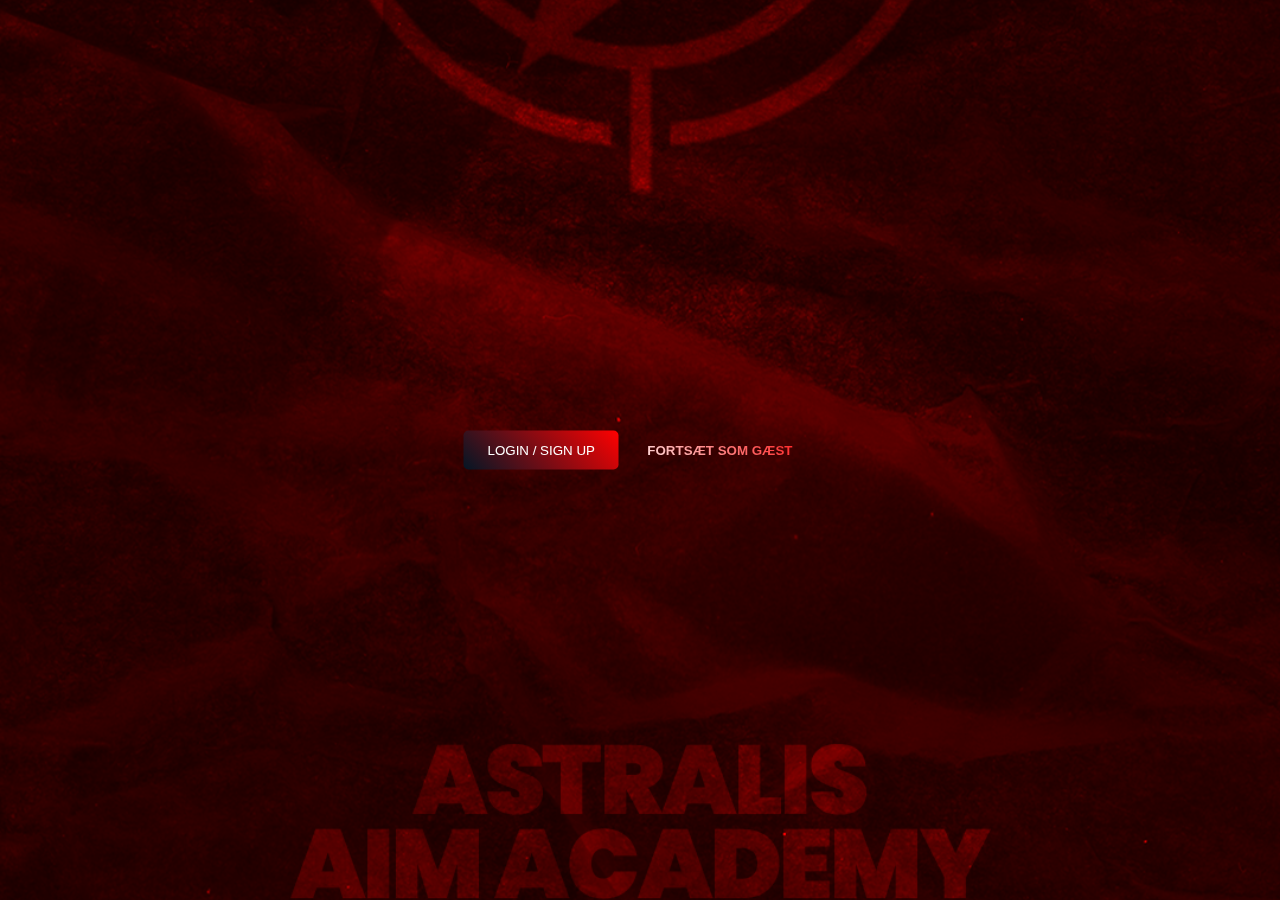
<file: index.html>
<!DOCTYPE html>
<html lang="en">
<head>
<meta charset="UTF-8">
<meta name="viewport" content="width=device-width, initial-scale=1.0">
<title>Welcome</title>
<link rel="stylesheet" href="css/index.css">
<meta name="description" content="Tilmeld dig til den bedste e sports sommerlejr nu! "> <!--Seo optimering, beskrivelsen under hjemmesiden når man finder hjemmesiden-->
<meta name="keywords" content="Astralis,device,træner,coach,træning,bliv bedre,e-sport"> <!-- Seo optimering, stikord for at fange brugere-->
<meta name="geo.region" content="dk"> <!--Seo optmering,-->
<meta name="author" content="Jonathan, Felix, Villads og Oscar"> <!--Seo optimering, opfattere afhjemmesiden-->
</head>
<body> <!--baggrunden styles i CSS, vi har fået billedet sat ind her (vi brugte mange forsøg på at få det korrekt, og dette var den måde der virkede for os)-->
    <figure class="background">
        <img id="billed" src="img/bg.webp" alt="Background Image">
    </figure>
    <footer class="footer container"> <!--To knapper sat ind, med links til login side og link til vores 'hjem' side.-->
        <button class="button1" onclick="window.location.href='login.html';">LOGIN / SIGN UP</button>
        <button class="button2" onclick="window.location.href='hjem.html';">FORTSÆT SOM GÆST</button>
    </footer>
</body>
</html>
</file>
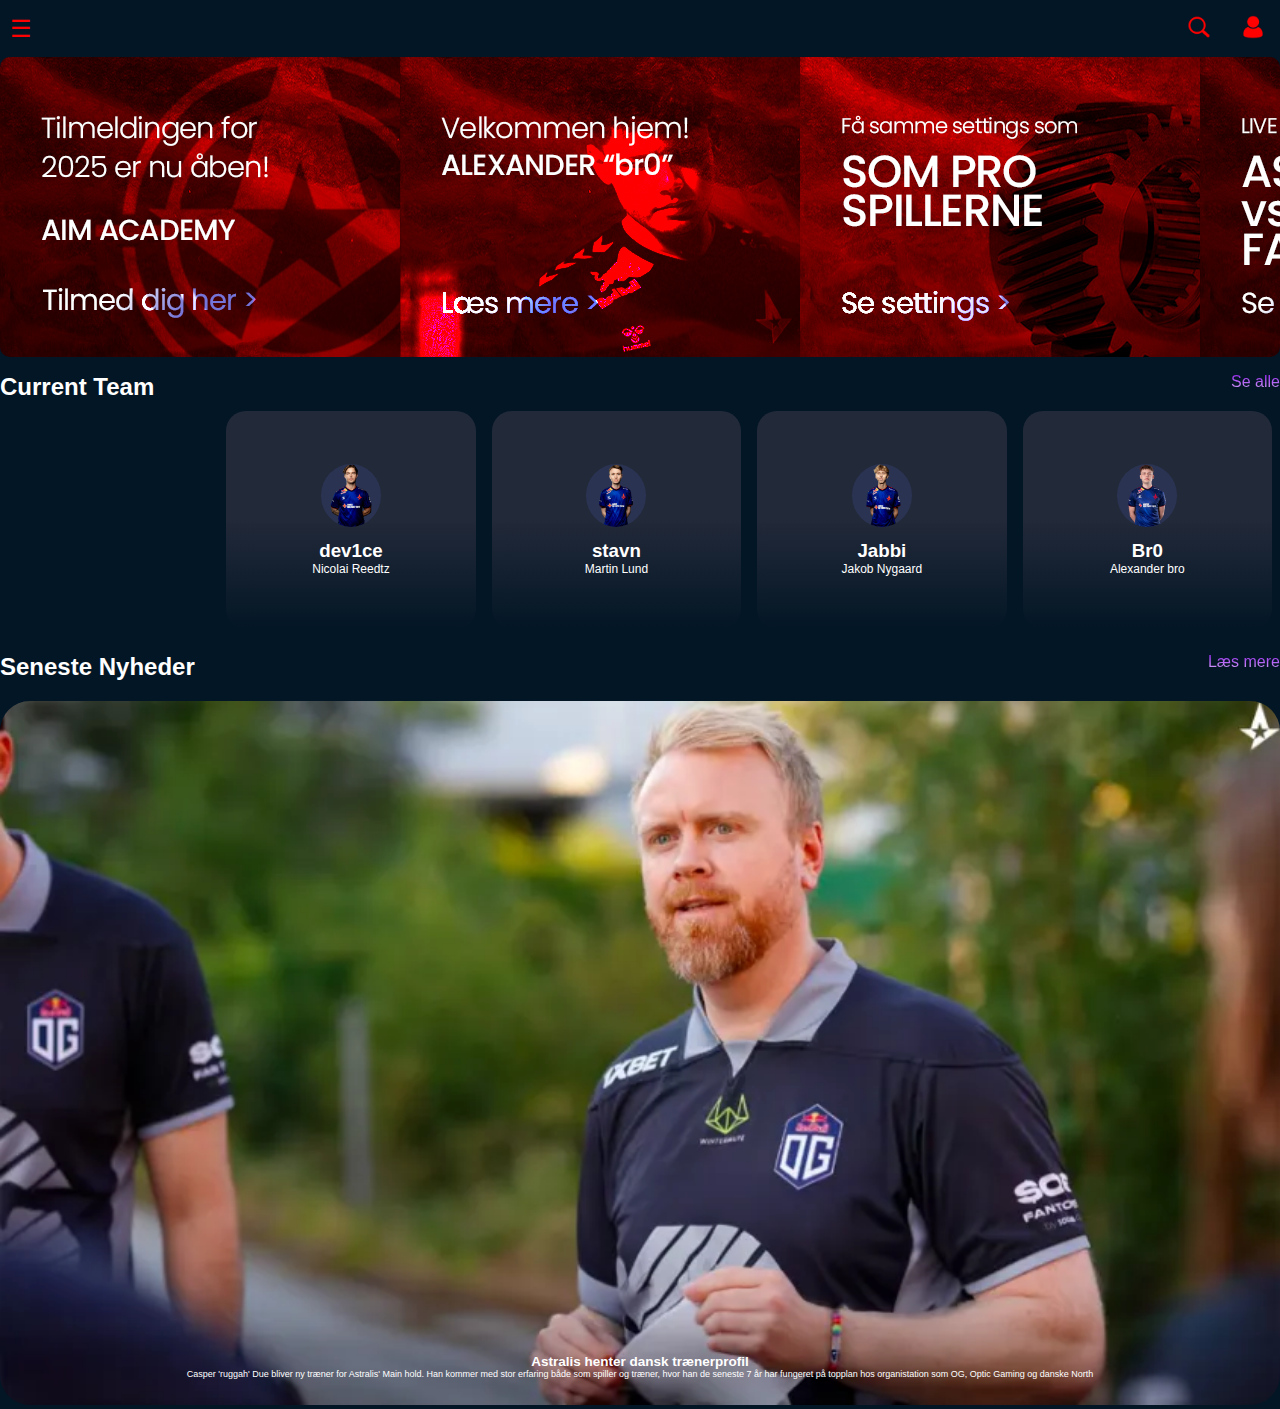
<file: hjem.html>
<!DOCTYPE html>
<html lang="en">
<head>
<meta charset="UTF-8">
<meta name="viewport" content="width=device-width, initial-scale=1.0">
<title>AIM Academy</title>
<link rel="stylesheet" href="css/hjem.css">
<link rel="stylesheet" href="css/styles.css">
<meta name="description" content="Tilmeld dig til den bedste e sports sommerlejr nu! "> <!--Seo optimering, beskrivelsen under hjemmesiden når man finder hjemmesiden-->
<meta name="keywords" content="Astralis,device,træner,coach,træning,bliv bedre,e-sport"> <!-- Seo optimering, stikord for at fange brugere-->
<meta name="geo.region" content="dk"> <!--Seo optmering,-->
<meta name="author" content="Jonathan, Felix, Villads og Oscar"> <!--Seo optimering, opfattere afhjemmesiden-->
</head>
<body>

<header> <!--Semantisk tag, lavet en header til vores profil, search og burgermenu, efter den skal være i toppen af hjemmesiden. -->
     <nav>
        <button class="burger-menu" onclick="toggleMenu()">☰</button> <!--Åbner for burgmenuen med javascript-->
          <section class="menu-actions">
           <button class="search-button" aria-label="Search">
              <img src="img/search.webp" alt="Search">
          </button>
          <button class="account-button" aria-label="My Account" onclick="toggleAccountMenu()">
            <img src="img/acc.webp" alt="My Account">
          </button>
        </section>
    </nav>
</header>

<aside class="menu-overlay"> 
  <button class="close-btn" onclick="toggleMenu()">×</button> <!-- Action button/javascript til at lukke for menuen-->
  <nav> <!--Semantisk tag til navigations baren under burgermenu-->
      <ul>
        <li><a href="hjem.html">Hjem</a></li>
        <li><a href="tilmeld.html">Tilmelding</a></li>
        <li><a href="streaming.html">Se Live</a></li>
        <li><a href="#">Nyheder</a></li>
        <li><a href="#">Stats</a></li>
        <li><a href="#">Om Astralis Aim Academy</a></li>
      </ul>
    </nav>    
</aside>

<aside class="account-menu-overlay">
  <button class="close-account-menu" onclick="toggleAccountMenu()">×</button>
  <section class="user-info">
    <figure>
      <img src="img/lordgaben.webp" alt="User" class="user-picture">
      <figcaption>
        <p class="member-number">Velkommen, wag_wanstrup</p>
        <p class="member-number">Medlems Nr: #75152</p>
      </figcaption>
    </figure>
  </section>
  <nav class="accountNav">
    <ul class="account-tekst">
      <li><a href="profile.html">Min Profil</a></li>
      <li><a href="#">Mine Stats</a></li>
      <li><a href="#">Mine Highlights</a></li>
      <li><a href="#">Mit Hold</a></li>
      <li><a href="#">Turneringsplan</a></li>
      <li><a href="#">Log Ud</a></li>
    </ul>
  </nav>
</aside>



<main>
<!--Slideshow på 'hjem' siden. Billeder samt link til tilmelding på første billede-->
    <element>
        <article class="content">
          <container class="slides">
            <figure class="slide_content 1">
                <a href="tilmeld.html"><img src="img/slide1.webp" alt="Tilmelding"></a>
            </figure>
            <figure class="slide_content 2">
                <img src="img/slide2.webp" alt="Bro">
            </figure>
            <figure class="slide_content 2">
                <img src="img/slide3.webp" alt="Settings">
            </figure>
            <figure class="slide_content 4">
                <img src="img/slide4.webp" alt="Live">
            </figure>
          </contain>
        </article>
      </element>

      <!--Billeder indsat her til 'hjem' siden.-->
      <section class="team">
        <h2 id="teamtekst">Current Team</h2>
        <a href="#" id="stats">Se alle</a>
            <container class="team-members">
              <article class="team-member">
                <img src="img/Device.webp" alt="dev1ce">
                <h3 class="ingame">dev1ce</h3>
                <p class="small">Nicolai Reedtz</p>
              </article>
              <article class="team-member">
                <img src="img/Stavn.webp" alt="stavn">
                <h3 class="ingame">stavn</h3>
                <p class="small">Martin Lund</p>
              </article>
              <article class="team-member">
                <img src="img/Jabbi.webp" alt="Jabbi">
                <h3 class="ingame">Jabbi</h3>
                <p class="small">Jakob Nygaard</p>
              </article>
              <article class="team-member">
                <img src="img/Bro.webp" alt="Br0">
                <h3 class="ingame">Br0</h3>
                <p class="small">Alexander bro</p>
              </article>
             
            </container>
    </section>


</main>

<!--I footeren er der indsat billede og tekst til en artikel som placeres i 'nyheder'-->
<footer>
  <section class="news">
    <h2 id="senestetekst">Seneste Nyheder</h2>
    <article>
      <a href="#" id="Læs">Læs mere</a>
      <img id="træner" src="img/Træner done.webp" alt="Astralis henter dansk trænerprofil" >
      <container class="indhold">
        <h2 id="ruggah"><stong>Astralis henter dansk trænerprofil</stong> </h2>
        <p id="hvid">Casper 'ruggah' Due bliver ny træner for Astralis' Main hold. Han kommer med stor erfaring både som spiller og træner, hvor han de seneste 7 år har fungeret på topplan hos organistation som OG, Optic Gaming og danske North</p>
      </container>
    </article>
  </section>
</footer>

<script src="js/script.js"></script>
</body>
</html>
</file>
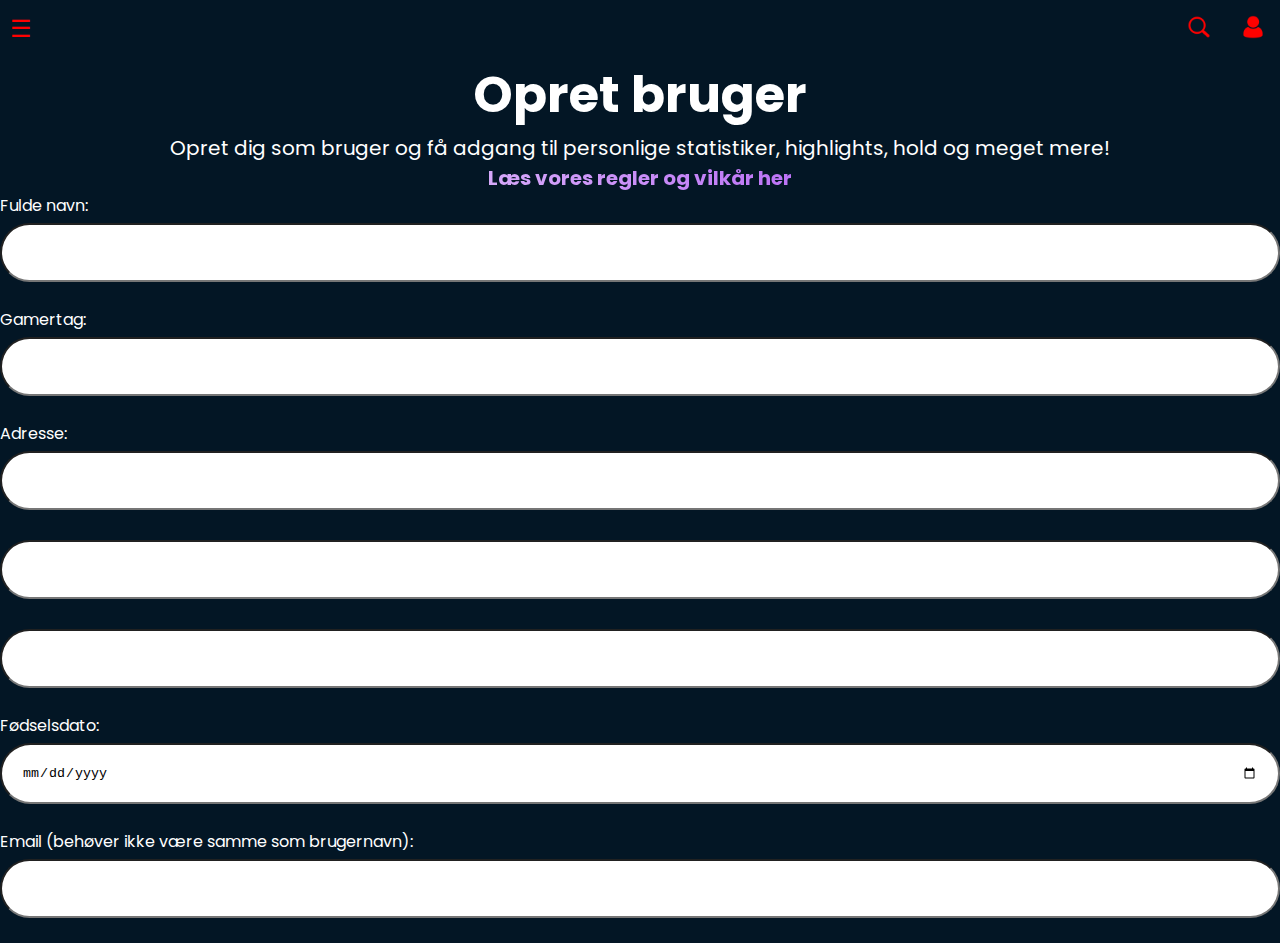
<file: login.html>
<!DOCTYPE html>
<html lang="en">
<head>
    <meta charset="UTF-8">
    <meta name="viewport" content="width=device-width, initial-scale=1.0">
    <title>Login</title>
    <link rel="stylesheet" href="css/styles.css">
    <link rel="stylesheet" href="css/streaming.css">
    <link rel="stylesheet" href="css/tilmeld.css">
    <link rel="stylesheet" href="css/login.css">
    <link rel="stylesheet" href="https://fonts.googleapis.com/css2?family=Poppins:wght@400;700&display=swap">
<meta name="description" content="Tilmeld dig til den bedste e sports sommerlejr nu! "> <!--Seo optimering, beskrivelsen under hjemmesiden når man finder hjemmesiden-->
<meta name="keywords" content="Astralis,device,træner,coach,træning,bliv bedre,e-sport"> <!-- Seo optimering, stikord for at fange brugere-->
<meta name="geo.region" content="dk"> <!--Seo optmering,-->
<meta name="author" content="Jonathan, Felix, Villads og Oscar"> <!--Seo optimering, opfattere afhjemmesiden-->
</head>

<body>
        <header>
            <nav>
                <button class="burger-menu" onclick="toggleMenu()">☰</button> <!--Åbner for burgmenuen med javascript-->
                  <section class="menu-actions">
                   <button class="search-button" aria-label="Search">
                      <img src="img/search.webp" alt="Search">
                  </button>
                  <button class="account-button" aria-label="My Account" onclick="toggleAccountMenu()">
                    <img src="img/acc.webp" alt="My Account">
                  </button>
                </section>
            </nav>
        </header>
        
        <aside class="menu-overlay"> 
          <button class="close-btn" onclick="toggleMenu()">×</button> <!-- Action button/javascript til at lukke for menuen-->
          <nav> <!--Semantisk tag til navigations baren under burgermenu-->
              <ul>
                <li><a href="hjem.html">Hjem</a></li>
                <li><a href="tilmeld.html">Tilmelding</a></li>
                <li><a href="streaming.html">Se Live</a></li>
                <li><a href="#">Nyheder</a></li>
                <li><a href="#">Stats</a></li>
                <li><a href="#">Om Astralis Aim Academy</a></li>
              </ul>
            </nav>    
        </aside>
        
        <aside class="account-menu-overlay">
          <button class="close-account-menu" onclick="toggleAccountMenu()">×</button>
          <section class="user-info">
            <figure>
              <img src="img/lordgaben.webp" alt="User" class="user-picture">
              <figcaption>
                <p class="member-number">Velkommen, wag_wanstrup</p>
                <p class="member-number">Medlems Nr: #75152</p>
              </figcaption>
            </figure>
          </section>
          <nav class="accountNav">
            <ul class="account-tekst">
              <li><a href="profile.html">Min Profil</a></li>
              <li><a href="#">Mine Stats</a></li>
              <li><a href="#">Mine Highlights</a></li>
              <li><a href="#">Mit Hold</a></li>
              <li><a href="#">Turneringsplan</a></li>
              <li><a href="#">Log Ud</a></li>
            </ul>
          </nav>
        </aside>

        <h1>Opret bruger</h1>
    <section class="body-box">
        <p>Opret dig som bruger og få adgang til personlige statistiker, highlights, hold og meget mere!</p>
        <h2>Læs vores regler og vilkår her</h2>
        
        <!--Klassificering af containers. 3 tilhørende containers til adresse.-->

    </section>
        <article class="navn">
            <label for="fuldeNavn">Fulde navn:</label>
            <input class="container-text" type="text" id="fuldeNavn" name="fuldeNavn"><br><br>
        </article>

    </section>
    <article class="gamertag">
        <label for="gamertag">Gamertag:</label>
        <input class="container-text" type="text" id="fuldeNavn2" name="fuldeNavn"><br><br>
    </article>

        <article class="adresse">
            <label for="adresse">Adresse:</label>
            <input class="container-text" type="text" id="adresse" name="adresse"><br><br>
       </article>
           <article class="adresse">
               <input class="container-text" type="text" id="adresse1" name="adresse"><br><br>
           </article>
        <article class="adresse">
           <input class="container-text" type="text" id="adresse2" name="adresse"><br><br>
       </article>


        <section class="fødselsdato">
            <label for="fødselsdato">Fødselsdato:</label>
            <input class="container-text" type="date" id="fødselsdato" name="fødselsdato"><br><br>
        </section>

    <section class="email">
        <label for="email">Email (behøver ikke være samme som brugernavn):</label>
        <input class="container-text" type="text" id="premierRating" name="premierRating"><br><br>
    </section>

<script src="js/script.js"></script>
</body>
</html>
</file>
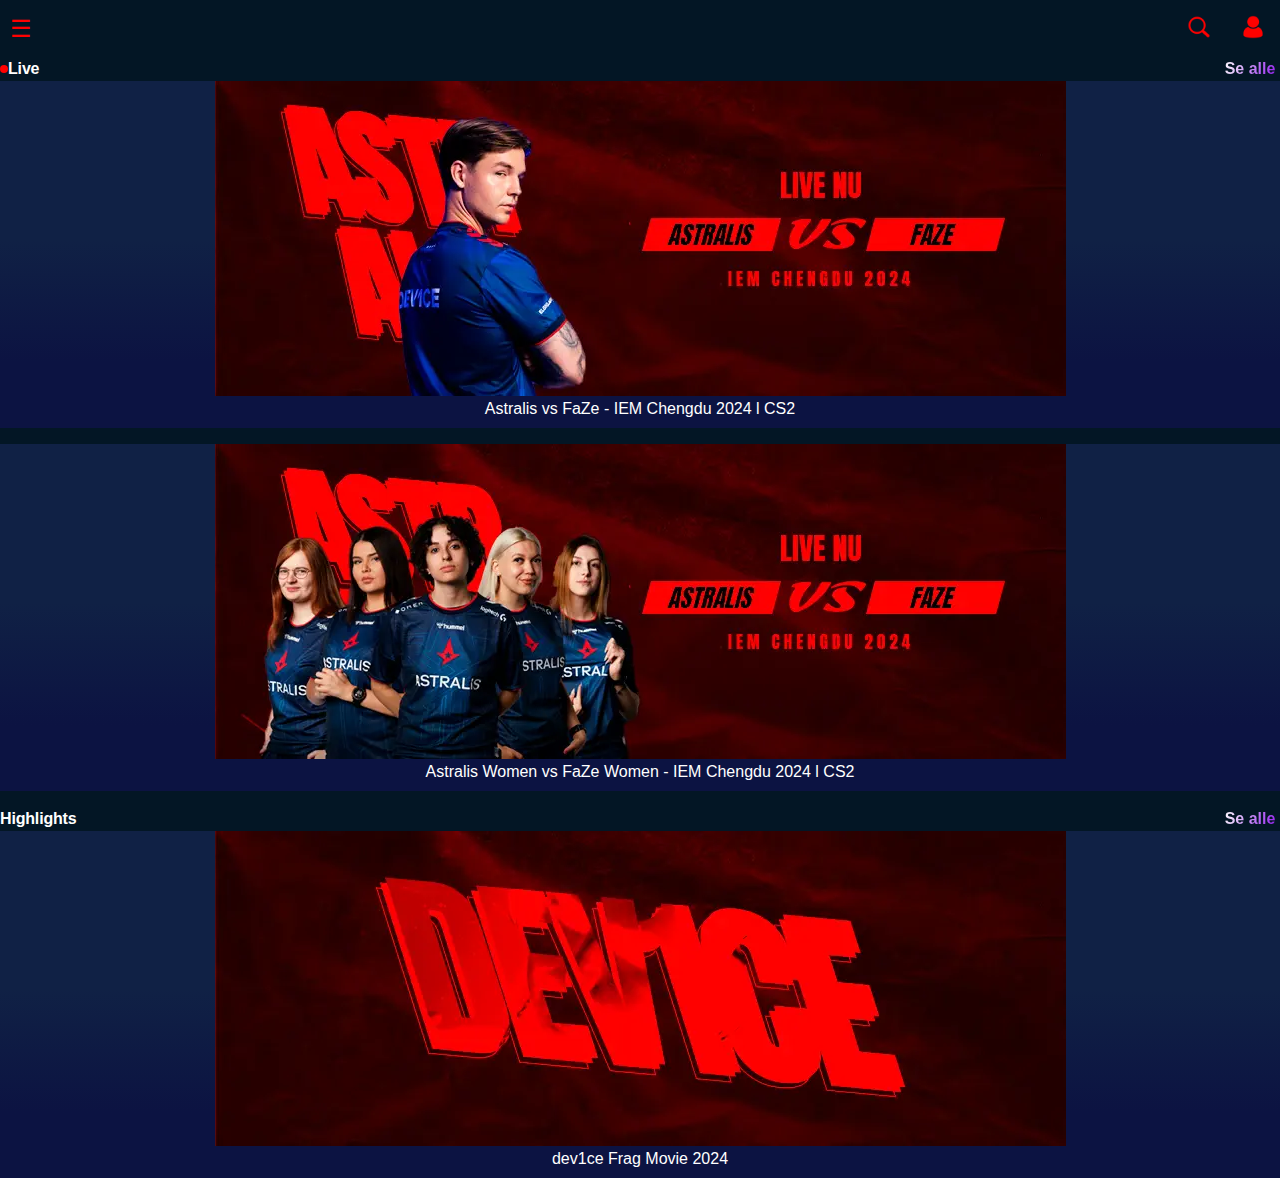
<file: streaming.html>
<!DOCTYPE html>
<html lang="en">
<head>
<meta charset="UTF-8">
<meta name="viewport" content="width=device-width, initial-scale=1.0">
<title>Semantic Navbar</title>
<link rel="stylesheet" href="css/styles.css">
<link rel="stylesheet" href="css/streaming.css">
<meta name="description" content="Tilmeld dig til den bedste e sports sommerlejr nu! "> <!--Seo optimering, beskrivelsen under hjemmesiden når man finder hjemmesiden-->
<meta name="keywords" content="Astralis,device,træner,coach,træning,bliv bedre,e-sport"> <!-- Seo optimering, stikord for at fange brugere-->
<meta name="geo.region" content="dk"> <!--Seo optmering,-->
<meta name="author" content="Jonathan, Felix, Villads og Oscar"> <!--Seo optimering, opfattere afhjemmesiden-->
</head>
<body>
<!--Burgermenu, søgeknap og billede af account/brugerprofil-->
<header>
  <nav>
    <button class="burger-menu" onclick="toggleMenu()">☰</button>
    <section class="menu-actions">
      <button class="search-button" aria-label="Search">
        <img src="img/search.webp" alt="Search">
      </button>
      <button class="account-button" aria-label="My Account">
        <img src="img/acc.webp" alt="My Account" onclick="toggleAccountMenu()">
      </button>
    </section>
  </nav>
</header>

<!--tilhørende menuoverlay til burgermenu.-->
<aside class="menu-overlay">
  <button class="close-btn" onclick="toggleMenu()">×</button>
  <ul>
    <li><a href="hjem.html">Hjem</a></li>
    <li><a href="tilmelding.html">Tilmelding</a></li>
    <li><a href="streaming.html">Se Live</a></li>
    <li><a href="#">Nyheder</a></li>
    <li><a href="#">Stats</a></li>
    <li><a href="#">Om Astralis Aim Academy</a></li>
  </ul>
</aside>

<aside class="account-menu-overlay">
  <button class="close-account-menu" onclick="toggleAccountMenu()">×</button>
  <section class="user-info">
    <figure>
      <img src="img/lordgaben.webp" alt="User" class="user-picture">
      <figcaption>
        <p class="member-number">Velkommen, wag_wanstrup</p>
        <p class="member-number">Medlems Nr: #75152</p>
      </figcaption>
    </figure>
  </section>
  <nav class="accountNav">
    <ul class="account-tekst">
      <li><a href="profile.html">Min Profil</a></li>
      <li><a href="#">Mine Stats</a></li>
      <li><a href="#">Mine Highlights</a></li>
      <li><a href="#">Mit Hold</a></li>
      <li><a href="#">Turneringsplan</a></li>
      <li><a href="#">Log Ud</a></li>
    </ul>
  </nav>
</aside>


<section class="label-parent1">
    <article class="label12">
      <figure class="shape-wrapper">
        <span class="shape14"></span>
      </figure>
      <header class="label-1-container">
        <span class="live">Live</span>
      </header>
      <footer class="label-wrapper1">
        <span class="sealle">Se alle</span>
      </footer>
    </article>
<!--Banner, billede, teskt til første livestream på siden.-->
    <article class="kamp-1">
      <figure>
        <span class="image2"></span>
        <img class="matchpic" loading="lazy" alt="Astralis vs FaZe match at IEM Chengdu 2024" src="img/astrfaze.webp">
        <figcaption>Astralis vs FaZe - IEM Chengdu 2024 l CS2</figcaption>
      </figure>
    </article>
</section>

<!--Banner, billede, teskt til andet livestream på siden.-->

<section>
<article class="kamp-1">
    <figure>
      <span class="image2"></span>
      <img class="matchpic" loading="lazy" alt="Astralis vs FaZe match at IEM Chengdu 2024" src="img/astrkvin.webp">
      <figcaption>Astralis Women vs FaZe Women - IEM Chengdu 2024 l CS2</figcaption>
    </figure>
  </article>
</section>

<!--Banner, billede, teskt til tredje livestream på siden.-->

<section class="label-parent1">
    <article class="label12">
      <header class="label-1-container">
        <span class="live">Highlights</span>
      </header>
      <footer class="label-wrapper1">
        <span class="sealle">Se alle</span>
      </footer>
    </article>

    <article class="kamp-1">
      <figure>
        <span class="image2"></span>
        <img class="matchpic" loading="lazy" alt="Astralis vs FaZe match at IEM Chengdu 2024" src="img/devicefrag.webp">
        <figcaption>dev1ce Frag Movie 2024</figcaption>
      </figure>
    </article>
</section>


<script src="js/script.js"></script>
</body>
</html>
</file>
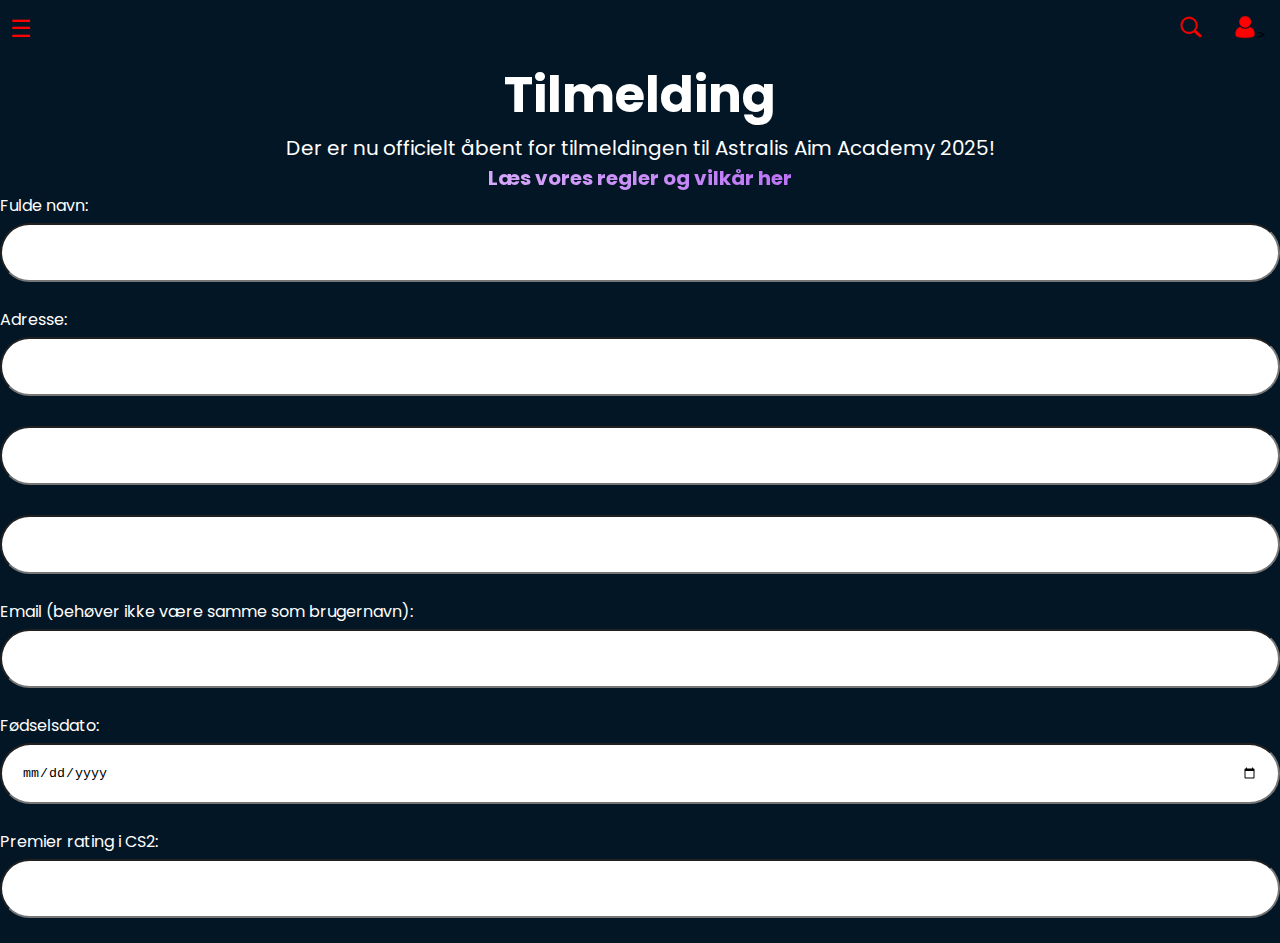
<file: tilmeld.html>
<!DOCTYPE html>
<html lang="en">
<head>
<meta charset="UTF-8">
<meta name="viewport" content="width=device-width, initial-scale=1.0">
<title>Tilmelding</title>
<link rel="stylesheet" href="css/styles.css">
<link rel="stylesheet" href="css/streaming.css">
<link rel="stylesheet" href="css/tilmeld.css">
<link rel="stylesheet" href="https://fonts.googleapis.com/css2?family=Poppins:wght@400;700&display=swap">
<meta name="description" content="Tilmeld dig til den bedste e sports sommerlejr nu! "> <!--Seo optimering, beskrivelsen under hjemmesiden når man finder hjemmesiden-->
<meta name="keywords" content="Astralis,device,træner,coach,træning,bliv bedre,e-sport"> <!-- Seo optimering, stikord for at fange brugere-->
<meta name="geo.region" content="dk"> <!--Seo optmering,-->
<meta name="author" content="Jonathan, Felix, Villads og Oscar"> <!--Seo optimering, opfattere afhjemmesiden-->
</head>
<body>
        <header>
            <nav>
               <button class="burger-menu" onclick="toggleMenu()">☰</button>
               <section class="menu-actions">
                 <button class="search-button" aria-label="Search">
                   <img src="img/search.webp" alt="Search">
                 </button>
                 <button class="account-button" aria-label="My Account">
                   <img src="img/acc.webp" alt="My Account" onclick="toggleAccountMenu()">>
                 </button>
               </section>
           </nav>
       </header>

       <aside class="menu-overlay">
        <button class="close-btn" onclick="toggleMenu()">×</button>
        <ul>
          <li><a href="hjem.html">Hjem</a></li>
          <li><a href="tilmeld.html">Tilmelding</a></li>
          <li><a href="streaming.html">Se Live</a></li>
          <li><a href="#">Nyheder</a></li>
          <li><a href="#">Stats</a></li>
          <li><a href="#">Om Astralis Aim Academy</a></li>
        </ul>
      </aside>

      <aside class="account-menu-overlay">
        <button class="close-account-menu" onclick="toggleAccountMenu()">×</button>
        <section class="user-info">
          <figure>
            <img src="img/lordgaben.webp" alt="User" class="user-picture">
            <figcaption>
              <p class="member-number">Velkommen, wag_wanstrup</p>
              <p class="member-number">Medlems Nr: #75152</p>
            </figcaption>
          </figure>
        </section>
        <nav class="accountNav">
          <ul class="account-tekst">
            <li><a href="profile.html">Min Profil</a></li>
            <li><a href="#">Mine Stats</a></li>
            <li><a href="#">Mine Highlights</a></li>
            <li><a href="#">Mit Hold</a></li>
            <li><a href="#">Turneringsplan</a></li>
            <li><a href="#">Log Ud</a></li>
          </ul>
        </nav>
      </aside>

        <h1>Tilmelding</h1>
    <section class="body-box">
        <p>Der er nu officielt åbent for tilmeldingen til Astralis Aim Academy 2025!</p>
        <h2>Læs vores regler og vilkår her</h2>
        
        <!--Klassificering af containers. 3 tilhørende containers til adresse.-->

    </section>
        <article class="navn">
            <label for="fuldeNavn">Fulde navn:</label>
            <input class="container-text" type="text" id="fuldeNavn" name="fuldeNavn"><br><br>
        </article>

        <article class="adresse">
             <label for="adresse">Adresse:</label>
             <input class="container-text" type="text" id="adresse" name="adresse"><br><br>
        </article>
            <article class="adresse">
                <input class="container-text" type="text" id="adresse1" name="adresse"><br><br>
            </article>
         <article class="adresse">
            <input class="container-text" type="text" id="adresse2" name="adresse"><br><br>
        </article>

         <article class="email">
            <label for="email">Email (behøver ikke være samme som brugernavn):</label>
            <input class="container-text" type="email" id="email" name="email"><br><br>
        </article>

        <section class="fødselsdato">
            <label for="fødselsdato">Fødselsdato:</label>
            <input class="container-text" type="date" id="fødselsdato" name="fødselsdato"><br><br>
        </section>

    <section class="premier">
        <label for="premierRating">Premier rating i CS2:</label>
        <input class="container-text" type="text" id="premierRating" name="premierRating"><br><br>
    </section>
      
    <script src="js/script.js"></script>
</body>
</html>
</file>
<file: css/index.css>
* {
    margin: 0; 
    font-family: poppins, sans-serif;
    box-sizing: border-box;
}

html, body {
    height: 100%;
    width: 100%;
    overflow: hidden; /* Forhindrer at der kommer en scrollbar */
}

.background {
    position: fixed; 
    top: 0;
    left: 0;
    right: 0;
    bottom: 0;
    z-index: -1; /* Sikre at baggrundsbilledet er bagerst */
    overflow: hidden;
    display: flex;
    justify-content: center;
    align-items: center;
}

#billed {
    height: 100%;
    width: 100%;
    object-fit: cover; /* Sikre at billedet fylder hele skærmen uden at blive udstrukket */
}

.container {
    position: fixed;
    left: 50%;
    top: 50%;
    transform: translate(-50%, -50%); /* Centrerer containeren */
    text-align: center; /* Sikre at knapperne er centreret ifht baggrundsbilledet */
    z-index: 10; /* Sikre at knapperne altid er foran baggrundsbilledet */
}

.button1, .button2 {
    margin: 10px; 
    border: none;
    border-radius: 5px;
    cursor: pointer;
    transition: background-color 0.3s;
    padding: 12px 24px;
    margin: 10px auto;
}

.button1 {
    background: linear-gradient(45deg, #031625, #FF0101);
    color: white;
}

.button2 {
    background: linear-gradient(45deg, #ffffff, #FF0101);
    background-clip: text;
    -webkit-text-fill-color: transparent; /* Gør at det kun er teksten der bliver påvirket */
    font-weight: bold;
    color: white;
}
</file>
<file: css/hjem.css>
* {
    box-sizing: border-box; 
    margin: 0;
    padding: 0;
  }

  /* fikser små detaljer som skrift,baggrunds farve og tekst farve */
  body {
    font-family: 'poppins' , sans-serif;
    background-color: #031625;
    color: white;
}
   
/*tager fat om class team-members og putter dem i ordenlig position */
.team-members {
    display: flex;
    justify-content: flex-end; 
    margin-left: 0.5em;
    padding-left: 5%;
    
}

/*fikser baggrunds farve, og udseende på boksen */
.team-member {
    width: 45%; 
    margin: 0.5em; 
    background: #222939;
    box-sizing: border-box;
    padding: 5%;
    border-radius: 20px;
    background: linear-gradient(to bottom, #222939, #222939 50%, transparent 100%);
}

/* Position af team &news */
.team, .news {
    padding-top: 1em;
}

/* sørger for at teksten ikke hopper under news */
#teamtekst {
float: left;
}

/* Laver afstand på de forskellige elemnter */
.team-member {
    margin-top: 20px;
    text-align: center;
}

/*ændrer på de små team member iconer */
.team-member img {
    width: 60px; 
    height: auto;
    border-radius: 50%;
    background-color:#2a3351;
}


.small {
font-size: 12px;
}

.ingame {
    margin-top: 0.5em;
}

/*sørger for at stats som nu er ændret til se alle kan ligge ved siden af current team */
#stats {
    display: block;
    text-align: right;
    text-decoration: none;
    color: white;
    background:linear-gradient(0.5deg, #fff, #931cf0) ;
    background-clip: text;
    -webkit-text-fill-color: transparent;
}



.news {
    position: relative; 
}

#senestetekst {
  float: left;
}

/* Ændrer på billedet der hører til artiklen */
#træner {
    width: 100%; 
    height: auto;
    border-radius: 30px;
    align-self: stretch;
    margin-top: 20px;
}

/* ændrer på læs mere knappen der står ved siden af seneste nyheder */
#Læs {
  display: block;
  text-align: right;
  color: white;
  background:linear-gradient(0.5deg, #fff, #931cf0) ; /* sætter en speciel baggrunds farve */
  background-clip: text; /* Tilføjer det til teksten*/
  -webkit-text-fill-color: transparent; /* Sørger for at fille teksten */
}

/*Teksten til artiklen på billedet */
.indhold {
  text-align: center;
  font-size: 9px; 
  position: absolute;
  bottom: 10px;
  left: 10px;
  right: 10px;
  padding: 20px;
}

#hvid {
  color: white;
}

body {
  background-color: rgb(171, 243, 243);
  font-family: 'poppins', sans-serif;
  font-weight: lighter;
  text-align: left;
}

 /* Fikser slideshows størrelse/boks */
.content {
  margin: auto;
  padding: 0px;
  border-radius: 10px;
  height: 300px;
  width: auto;
  overflow: hidden;
  position: relative;
}

/* redigere i slide og udseende*/
.slides {
  position: absolute;
  display: flex;
  animation-name: slide;
  animation-duration: 30s; /* Hvor lang tid den viser animationen */
  animation-iteration-count: infinite;
  animation-timing-function: linear;
  will-change: transform;
}

.slide_content {
  flex: 0 0 auto;
  width: auto;
  height: 300px;
}

/* styrer hvor meget hvert enkelt slide rykker sig */
@keyframes slide {
  0%, 10% { 
    transform: translateX(0px);
  }
  12%, 22% { 
    transform: translateX(-400px);
  }
  24%, 34% { 
    transform: translateX(-800px);
  }
  36%, 46% { 
    transform: translateX(-1200px);
  }
  60%, 100% { /* Starter forfra */
    transform: translateX(0px);
  }
}
</file>
<file: css/styles.css>
* {
    margin: 0; /*bruges til at skabe plads omkring elementer, uden for definerede grænser*/
    padding: 0; /*bruges til at skabe plads omkring elementer, uden for definerede grænser*/
    box-sizing: border-box;
  }
  /* her bliver bredden og højden bestemt, samt samt hvilken farve/font typer, som bliver brugt*/
  body, html {
    width: 100%; 
    height: 100%;
    color: white;
    font-family: poppins, sans-serif;
    background: #031625; 
  }
  
  /* Stylere header og navigation bar */
  header {
    background-color: #031625; 
    color: white;
    padding: 10px;
  }
  /*tesksten er centreret, med afstand i mellem elementerne & teksten bliver vist vha display: flex;*/
  nav {
    display: flex;
    justify-content: space-between;
    align-items: center;
  }
  .accountNav {
    display: block;
  }

  /* Stylere burgermenuen */
  .burger-menu {
    background: none;
    border: none;
    color: #FF0101;
    font-size: 24px;
    cursor: pointer;
  }
  
  /*teksten er centreret*/
  .menu-actions {
    display: flex;
    align-items: center;
  }
  
  /* Styling af bruger og search knap */
  .menu-actions button {
    background: transparent;
    border: none;
    padding: 5px;
    margin-left: 20px;
    cursor: pointer;
  }
  
  
  /* tekst test*/
  .search-button img, .account-button img {
    height: 24px;
    width: auto;
  }
  
  /* Styling af hele menuen til venstre */
  .menu-overlay {
    position: fixed;
    width: 60%;
    height: 100%;
    background-color: #333333; 
    top: 0;
    left: -100%; 
    transition: left 0.3s;
    padding-top: 50px; 
    z-index: 2; 
  }
  
  /* Styling af close knappen */
  .close-btn {
    font-size: 24px;
    color: #FF0101;
    position: absolute;
    top: 0;
    left: 0;
    background: none;
    border: none;
    cursor: pointer;
    padding: 10px;
  }
  
  /* Styling af teksten til menuen til venstre */
  .menu-overlay ul li a {
    color: white; 
    text-decoration: none; /* No underline */
    display: block;
    margin-bottom: 20px; /* Space between menu items */
    list-style: none;
    padding-left: 20px;
    color: white;
    font-size: 1.5em; 
    font-weight: bold; 
  }
  
  /* Hover effekt til menuen */
  .menu-overlay ul li a:hover {
    color: #ccc; 
  }
  
  /* Aktivere rød farve efter du har klikket på en af menuerne */
  .menu-overlay ul li a:active,
  .menu-overlay ul li a.active {
    color: red; /* Red text for active state */
    color: red; 
  }
 
  .slideshow {
    position: relative;
}
/*position, højde, bredde, baggrunds farve, z-index og transition bliver stylet her*/
.account-menu-overlay {
  position: fixed;
  width: 60%;
  height: 100%;
  background-color: #333333;
  top: 0;
  right: -60%; 
  transition: right 0.3s ease; /* overføre den rigtige engenskab */
  padding-top: 50px;
  z-index: 2;
}
/* margin, padding, farve bliver stylet her*/
.account-menu-overlay ul {
  list-style-type: none;
  padding: 0; 
  margin: 0px; 
  color: white;
  margin-bottom: 20px;
}
/*transition, farve, margin, padding, tekstens vej bliver stylet her*/
.account-menu-overlay ul li a {
  color: white; 
  text-decoration: none; 
  display: block; 
  padding: 10px; 
  transition: color 0.3s; 
}
.account-menu-overlay ul li a:hover {
  color: #ccc;
}

/* Styler acount overlay menuen */
.account-menu-overlay ul li a:active {
  color: red; /* Red when active */
}

/* Styler fraven til at være rød på et link */
.account-menu-overlay ul li a.active {
  color: red; /*linket forbliver rødt, hvis det har en klasse*/
}
/*skrift størrelse, farve, postion, hvor containeren er placeret, bliver stylet her*/
.close-account-menu {
  font-size: 24px;
  color: red;
  position: absolute;
  top: 0;
  right: 0; /* positioneret til højre */
  background: none;
  border: none;
  cursor: pointer;
  padding: 10px;
}
/* teskt cenreret, samt farven bliver stylet her*/
.user-info {
  color: white;
  text-align: center;
  margin-bottom: 20px;

}
 /* tekst */
.account-tekst{
  color: white;
  text-align: right;
  margin-bottom: 20px;
  font-weight: bold;
}

/*højden, bredden, marginer, border & billedet bliver stylet her*/
.user-picture {
  width: 80px; 
  height: 80px; 
  border-radius: 50%; /* gør billedet rund */
  margin-bottom: 10px;
  object-fit: cover;
}

.member-number {
  margin-bottom: 10px;
}
</file>
<file: css/streaming.css>
.burger-menu-child1,
.burger-menu-child2,
.line-div { /*styling af burger menu*/
  position: absolute;
  top: 0;
  left: 0;
  border-top: 3px solid var(--color-red-200);
  box-sizing: border-box;
  width: 33px;
  height: 3px;
}
.burger-menu-child1,
.burger-menu-child2 { /*styling af burger menu*/
  top: 8px;
}
.burger-menu-child2 {
  top: 16px;
}
.burger-menu2 {
  width: 30px;
  height: 16px;
  position: relative;
}
.burger-menu-wrapper { /*styling af burger menu, med hvilken vej, som teksten skal stå i dette tilfælde søjle*/
  display: flex;
  flex-direction: column;
  align-items: flex-start;
  justify-content: flex-start;
  padding: var(--padding-xs) 0 0;
}

.shape14 { /*styler shape14, med højde, bredde, baggrunds farve og centreret teksten i midten*/
    display: flex;
    align-items: center;
  width: 8px;
  height: 8px;
  border-radius: 50%;
  background-color: #FF0101
  
}
.live { /* styler, vores se live icon, med bredde, bogstav mellemrum, position og linje højden*/
  position: relative;
  letter-spacing: -0.17px;
  line-height: 24px;
  font-weight: 600;
  display: inline-block;
  min-width: 35px;
}
.label-1-container { /*styler vores label-1 container, med flex-direction som søjle*/
  flex: 1;
  display: flex;
  flex-direction: column;
  align-items: flex-start;
  justify-content: flex-start;
  padding: 0 var(--padding-xl) 0 0;
}
.sealle { /*styler vores se alle, med linje højde, position, baggrunds farve og skrift farve*/
  align-self: center;
  position: relative;
  line-height: 20px;
  font-weight: 600;
  background: linear-gradient(114.63deg, #fff, #931cf0);
  background-clip: text;
  -webkit-text-fill-color: transparent;
  white-space: nowrap;
}
.label-wrapper1 { /*styler vores label-wrapper1 med bredde, flex direction, align-items, skriftstørrelse*/
  width: 60px;
  display: flex;
  flex-direction: column;
  align-items: flex-end;
  justify-content: flex-end;
  padding: var(--padding-9xs) 0 0;
  box-sizing: border-box;
  text-align: right;
  font-size: var(--font-size-sm);
}

.label12 { /*styler vores label12 med flex direction, align-items, justify-content, gap, skriftstørrelse og skrift farve*/
  display: flex;
  flex-direction: row;
  align-items: center;
  justify-content: flex-start;
  gap: var(--gap-9xs);
  font-size: var(--font-size-lg);
  color: var(--color-white);
}
.image2 { /*styler vores image2 med flex direction, align-items, justify-content, gap*/ 
  height: 164px;
  position: relative;
  border-radius: var(--br-5xl);
  background: linear-gradient(
      180deg,
      rgba(22, 31, 88, 0) 45.45%,
      #0c1342 81.16%
    ),
    #102145; /*brugt til at fade farverne*/
  display: none;
  
}
.matchpic { /*styler vores matchpic med flex direction, align-items, justify-content, gap*/
  align-self: stretch;
  position: relative;
  border-radius: var(--br-xl);
  max-width: 100%;
  overflow: hidden;
  max-height: 100%;
  object-fit: cover;
  z-index: 1;
  
}

.label-4-wrapper { /*styler vores label-4-wrapper med flex direction, align-items, justify-content, gap*/
  align-self: stretch;
  display: flex;
  flex-direction: row;
  align-items: flex-start;
  justify-content: flex-start;
  padding: 0 var(--padding-base);
}

.image3,
.kamp-1 { /*styler vores image3 og kamp-1 med flex direction, align-items, justify-content, gap*/
  align-self: stretch;
  border-radius: var(--br-5xl);
  background: linear-gradient(
      180deg,
      rgba(22, 31, 88, 0) 45.45%,
      #0c1342 81.16%
    ),
    #102145;
    
}
.kamp-1 { /*styler vores kamp-1 med flex direction, align-items, justify-content, gap*/
  align-self: stretch;
  display: flex;
  flex-direction: column;
  justify-content: flex-start;
  padding: 0 0 10px;
  gap: 10px;
  margin-bottom: 1em;
  text-align: center;
}
</file>
<file: css/tilmeld.css>
/*Font, samt baggrundfarve*/
html, body {
    margin: 0; /*bruges til at skabe plads omkring elementer, uden for definerede grænser*/
    padding: 0; /* bruges til at skabe plads omkring elementer, inden for definerede grænser*/
    background-color: #031625;
    color: white;
    font-family: 'Poppins', sans-serif;
}

.container-text {
    width: 100%; /* bestemmer, bredden*/
    box-sizing: border-box;
    border-radius: 80px; /*bestemmer border radius, som er på 80px her*/
    padding: 20px;
    text-align: left;
    margin: 5px auto 0;
}
/*teksten er til vestre, samt font størrelsen er på 10px*/
.container-text label {
    font-weight: normal;
    font-size: 10px;
    text-align: left 
    
}

/*Containers til at indsætte tekst, email og dato*/
.container-text input[type="text"],
.container-text input[type="email"],
.container-text input[type="date"] {
    width: auto;
    padding: 20px;
    margin: 10px auto;
    box-sizing: border-box;
    font-size: 25px;
}
/* teksten er centreret, samt font størrelsen er på 50px*/
h1 {
    font-size: 50px;
    text-align: center;
}

/*gradient farve til body tekst*/
h2 {
    font-size: 20px;
    background: linear-gradient(45deg, #ffffff, #931CF0);
    background-clip: text;
    -webkit-text-fill-color: transparent;
}
/*Body box er centreret*/
.body-box {
    font-size: 20px;
    text-align: center;
}
</file>
<file: css/login.css>
/*Font, samt baggrundfarve*/
html, body {
    margin: 0; /*bruges til at skabe plads omkring elementer, uden for definerede grænser*/
    padding: 0; /* bruges til at skabe plads omkring elementer, inden for definerede grænser*/
    background-color: #031625; /* bestemmer farven*/
    color: white;
    font-family: 'Poppins', sans-serif;
}

.container-text {
    width: 100%; /* bestemmer bredden på vores container*/
    box-sizing: border-box;
    border-radius: 80px;
    padding: 20px;
    text-align: left; /*bestemmer placeringen af vores tekst, i dette tilfælde til venstre*/
    margin: 5px auto 0;
}

.container-text label {
    font-weight: normal;
    font-size: 10px;
    text-align: left 
    
}

/*Containers til at indsætte tekst, email og dato*/
.container-text input[type="text"],
.container-text input[type="email"],
.container-text input[type="date"] {
    width: auto;
    padding: 20px;
    margin: 10px auto;
    box-sizing: border-box;
    font-size: 25px;
}

h1 {
    font-size: 50px;
    text-align: center;
}

/*gradient farve til body tekst*/
h2 {
    font-size: 20px;
    background: linear-gradient(45deg, #ffffff, #931CF0); /*linear-gradient bruges til at fade vores farver*/
    background-clip: text; /*betyder hvorlangt baggrunden til skal strække sig inden for et element*/
    -webkit-text-fill-color: transparent;
}
/*Body box er centreret*/
.body-box {
    font-size: 20px;
    text-align: center;
}
</file>
